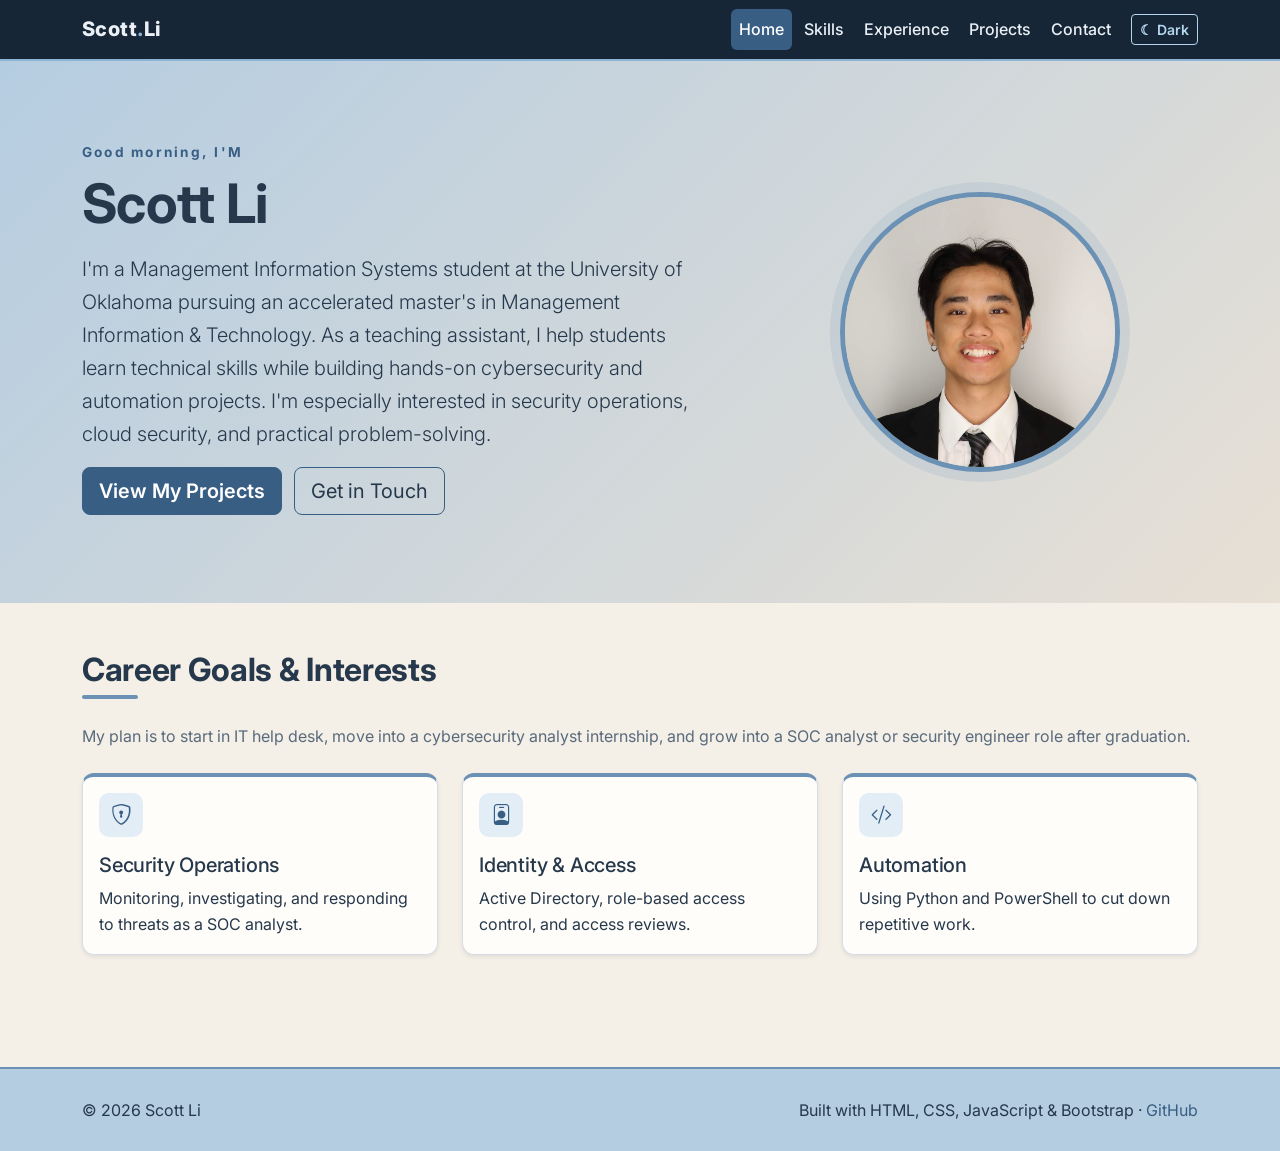
<file: index.html>
<!DOCTYPE html>
<html lang="en" data-bs-theme="light">
<head>
    <meta charset="UTF-8">
    <meta name="viewport" content="width=device-width, initial-scale=1.0">
    <title>Home | Scott Li</title>

    <!-- Bootstrap CSS -->
    <link href="https://cdn.jsdelivr.net/npm/bootstrap@5.3.3/dist/css/bootstrap.min.css" rel="stylesheet">
    <!-- Bootstrap Icons -->
    <link href="https://cdn.jsdelivr.net/npm/bootstrap-icons@1.11.3/font/bootstrap-icons.min.css" rel="stylesheet">
    <!-- Fonts -->
    <link rel="preconnect" href="https://fonts.googleapis.com">
    <link rel="preconnect" href="https://fonts.gstatic.com" crossorigin>
    <link href="https://fonts.googleapis.com/css2?family=Inter:wght@400;500;600;700;800&display=swap" rel="stylesheet">
    <!-- My custom styles (loaded after Bootstrap so they can override it) -->
    <link rel="stylesheet" href="css/style.css">
</head>
<body>

    <nav class="navbar navbar-expand-lg sticky-top site-nav" data-bs-theme="dark">
        <div class="container">
            <a class="navbar-brand" href="index.html">Scott<span>.</span>Li</a>
            <button class="navbar-toggler" type="button" data-bs-toggle="collapse"
                    data-bs-target="#mainNav" aria-controls="mainNav"
                    aria-expanded="false" aria-label="Toggle navigation">
                <span class="navbar-toggler-icon"></span>
            </button>
            <div class="collapse navbar-collapse" id="mainNav">
                <ul class="navbar-nav ms-auto align-items-lg-center gap-lg-1">
                    <li class="nav-item"><a class="nav-link active" href="index.html" aria-current="page">Home</a></li>
                    <li class="nav-item"><a class="nav-link" href="skills.html">Skills</a></li>
                    <li class="nav-item"><a class="nav-link" href="0.html">Experience</a></li>
                    <li class="nav-item"><a class="nav-link" href="projects.html">Projects</a></li>
                    <li class="nav-item"><a class="nav-link" href="contact.html">Contact</a></li>
                    <li class="nav-item mt-2 mt-lg-0 ms-lg-2">
                        <button id="themeToggle" type="button" class="btn btn-sm btn-outline-accent">☾ Dark</button>
                    </li>
                </ul>
            </div>
        </div>
    </nav>

    <main>
        <section class="hero">
            <div class="container">
                <div class="row align-items-center g-5">
                    <div class="col-12 col-lg-7 order-2 order-lg-1">
                        <p class="eyebrow mb-2"><span id="greeting">Hello</span>, I'M</p>
                        <h1 class="mb-3">Scott Li</h1>
                        <p class="lead mb-3">
                            I'm a Management Information Systems student at the University of Oklahoma pursuing an 
                            accelerated master's in Management Information & Technology. As a teaching assistant, 
                            I help students learn technical skills while building hands-on cybersecurity and automation projects. 
                            I'm especially interested in security operations, cloud security, and practical problem-solving.
                        </p>
                        <a href="projects.html" class="btn btn-accent btn-lg me-2 mb-2">View My Projects</a>
                        <a href="contact.html" class="btn btn-outline-light btn-lg mb-2">Get in Touch</a>
                    </div>
                    <div class="col-12 col-lg-5 order-1 order-lg-2 text-center">
                        <!-- Replace images/avatar.svg with your own photo (e.g., images/scott.jpg) -->
                        <img src="images/Headshot2.jpg" class="avatar" alt="Portrait of Scott Li">
                    </div>
                </div>
            </div>
        </section>

        <section class="py-5">
            <div class="container">
                <h2 class="section-title">Career Goals &amp; Interests</h2>
                <p class="text-muted-custom mb-4">
                    My plan is to start in IT help desk, move into a cybersecurity analyst internship, and grow into a
                    SOC analyst or security engineer role after graduation.
                </p>
                <div class="row g-4">
                    <div class="col-12 col-md-4">
                        <div class="card card-accent h-100 shadow-sm hover-lift"><div class="card-body">
                            <span class="icon-chip mb-3"><i class="bi bi-shield-lock"></i></span>
                            <h3 class="h5">Security Operations</h3>
                            <p class="mb-0">Monitoring, investigating, and responding to threats as a SOC analyst.</p>
                        </div></div>
                    </div>
                    <div class="col-12 col-md-4">
                        <div class="card card-accent h-100 shadow-sm hover-lift"><div class="card-body">
                            <span class="icon-chip mb-3"><i class="bi bi-person-badge"></i></span>
                            <h3 class="h5">Identity &amp; Access</h3>
                            <p class="mb-0">Active Directory, role-based access control, and access reviews.</p>
                        </div></div>
                    </div>
                    <div class="col-12 col-md-4">
                        <div class="card card-accent h-100 shadow-sm hover-lift"><div class="card-body">
                            <span class="icon-chip mb-3"><i class="bi bi-code-slash"></i></span>
                            <h3 class="h5">Automation</h3>
                            <p class="mb-0">Using Python and PowerShell to cut down repetitive work.</p>
                        </div></div>
                    </div>
                </div>
            </div>
        </section>
    </main>

    <footer class="site-footer">
        <div class="container d-flex flex-column flex-md-row justify-content-between align-items-center gap-2">
            <span>&copy; 2026 Scott Li</span>
            <span>Built with HTML, CSS, JavaScript &amp; Bootstrap &middot;
                <a href="https://github.com/Scott-Li-Projects" target="_blank" rel="noopener">GitHub</a></span>
        </div>
    </footer>

    <!-- Bootstrap JS bundle (navbar toggler, modal) must load before script.js -->
    <script src="https://cdn.jsdelivr.net/npm/bootstrap@5.3.3/dist/js/bootstrap.bundle.min.js"></script>
    <script src="js/script.js"></script>
</body>
</html>
</file>
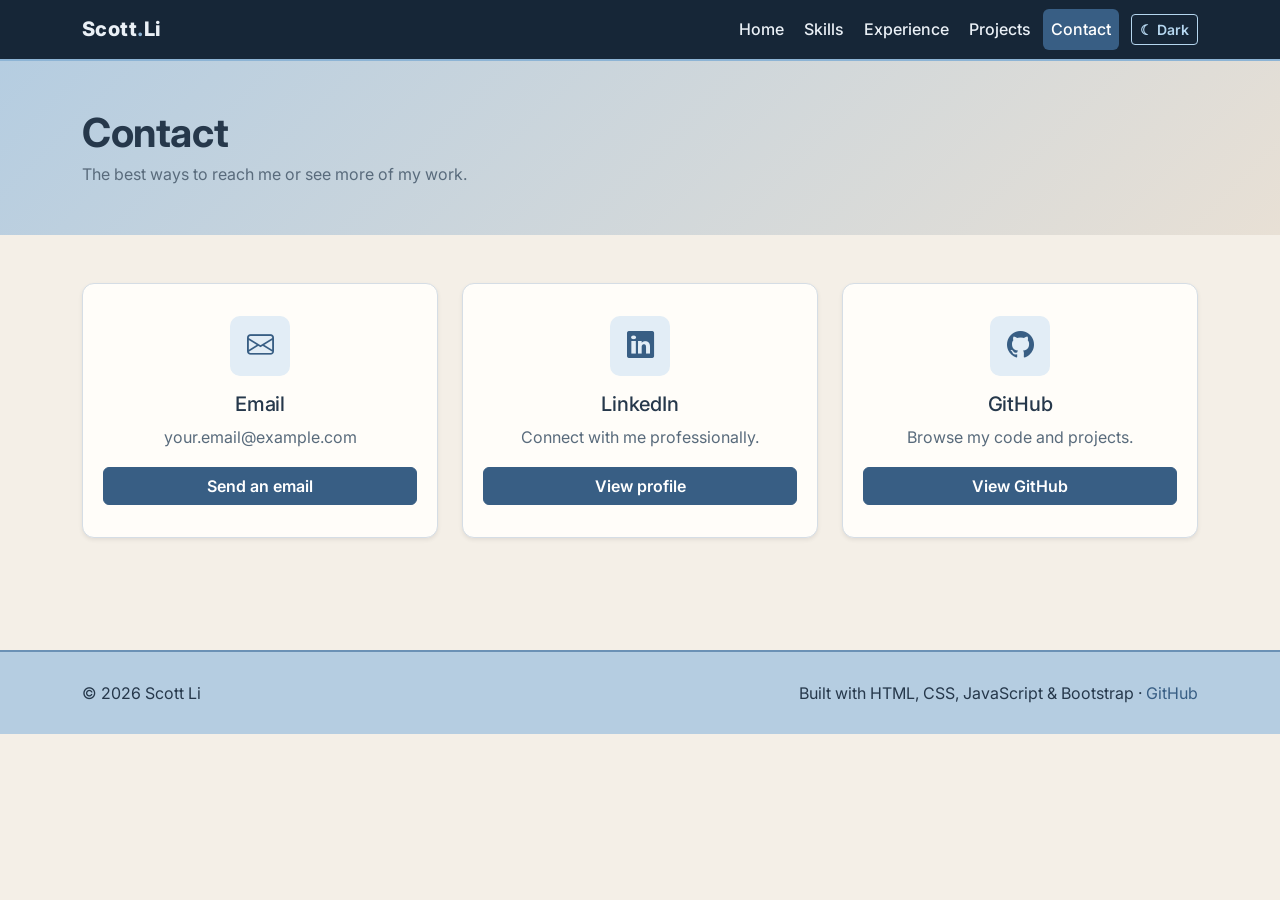
<file: contact.html>
<!DOCTYPE html>
<html lang="en" data-bs-theme="light">
<head>
    <meta charset="UTF-8">
    <meta name="viewport" content="width=device-width, initial-scale=1.0">
    <title>Contact | Scott Li</title>

    <!-- Bootstrap CSS -->
    <link href="https://cdn.jsdelivr.net/npm/bootstrap@5.3.3/dist/css/bootstrap.min.css" rel="stylesheet">
    <!-- Bootstrap Icons -->
    <link href="https://cdn.jsdelivr.net/npm/bootstrap-icons@1.11.3/font/bootstrap-icons.min.css" rel="stylesheet">
    <!-- Fonts -->
    <link rel="preconnect" href="https://fonts.googleapis.com">
    <link rel="preconnect" href="https://fonts.gstatic.com" crossorigin>
    <link href="https://fonts.googleapis.com/css2?family=Inter:wght@400;500;600;700;800&display=swap" rel="stylesheet">
    <!-- My custom styles (loaded after Bootstrap so they can override it) -->
    <link rel="stylesheet" href="css/style.css">
</head>
<body>

    <nav class="navbar navbar-expand-lg sticky-top site-nav" data-bs-theme="dark">
        <div class="container">
            <a class="navbar-brand" href="index.html">Scott<span>.</span>Li</a>
            <button class="navbar-toggler" type="button" data-bs-toggle="collapse"
                    data-bs-target="#mainNav" aria-controls="mainNav"
                    aria-expanded="false" aria-label="Toggle navigation">
                <span class="navbar-toggler-icon"></span>
            </button>
            <div class="collapse navbar-collapse" id="mainNav">
                <ul class="navbar-nav ms-auto align-items-lg-center gap-lg-1">
                    <li class="nav-item"><a class="nav-link" href="index.html">Home</a></li>
                    <li class="nav-item"><a class="nav-link" href="skills.html">Skills</a></li>
                    <li class="nav-item"><a class="nav-link" href="experience.html">Experience</a></li>
                    <li class="nav-item"><a class="nav-link" href="projects.html">Projects</a></li>
                    <li class="nav-item"><a class="nav-link active" href="contact.html" aria-current="page">Contact</a></li>
                    <li class="nav-item mt-2 mt-lg-0 ms-lg-2">
                        <button id="themeToggle" type="button" class="btn btn-sm btn-outline-accent">☾ Dark</button>
                    </li>
                </ul>
            </div>
        </div>
    </nav>

    <header class="page-header">
        <div class="container">
            <h1 class="mb-1">Contact</h1>
            <p>The best ways to reach me or see more of my work.</p>
        </div>
    </header>

    <main class="container py-5">
        <div class="row g-4 justify-content-center">
            <div class="col-12 col-md-6 col-lg-4">
                <div class="card contact-card h-100 shadow-sm hover-lift">
                    <div><span class="icon-chip"><i class="bi bi-envelope"></i></span></div>
                    <h2 class="h5">Email</h2>
                    <p class="text-muted-custom">your.email@example.com</p>
                    <a class="btn btn-accent mt-auto" href="mailto:scottli.bizn@gmail.com" target="_blank" rel="noopener">Send an email</a>
                </div>
            </div>
            <div class="col-12 col-md-6 col-lg-4">
                <div class="card contact-card h-100 shadow-sm hover-lift">
                    <div><span class="icon-chip"><i class="bi bi-linkedin"></i></span></div>
                    <h2 class="h5">LinkedIn</h2>
                    <p class="text-muted-custom">Connect with me professionally.</p>
                    <a class="btn btn-accent mt-auto" href="https://www.linkedin.com/in/scott-li-1ou/" target="_blank" rel="noopener">View profile</a>
                </div>
            </div>
            <div class="col-12 col-md-6 col-lg-4">
                <div class="card contact-card h-100 shadow-sm hover-lift">
                    <div><span class="icon-chip"><i class="bi bi-github"></i></span></div>
                    <h2 class="h5">GitHub</h2>
                    <p class="text-muted-custom">Browse my code and projects.</p>
                    <a class="btn btn-accent mt-auto" href="https://github.com/Scott-Li-Projects" target="_blank" rel="noopener">View GitHub</a>
                </div>
            </div>
        </div>
    </main>

    <footer class="site-footer">
        <div class="container d-flex flex-column flex-md-row justify-content-between align-items-center gap-2">
            <span>&copy; 2026 Scott Li</span>
            <span>Built with HTML, CSS, JavaScript &amp; Bootstrap &middot;
                <a href="https://github.com/Scott-Li-Projects" target="_blank" rel="noopener">GitHub</a></span>
        </div>
    </footer>

    <!-- Bootstrap JS bundle (navbar toggler, modal) must load before script.js -->
    <script src="https://cdn.jsdelivr.net/npm/bootstrap@5.3.3/dist/js/bootstrap.bundle.min.js"></script>
    <script src="js/script.js"></script>
</body>
</html>
</file>
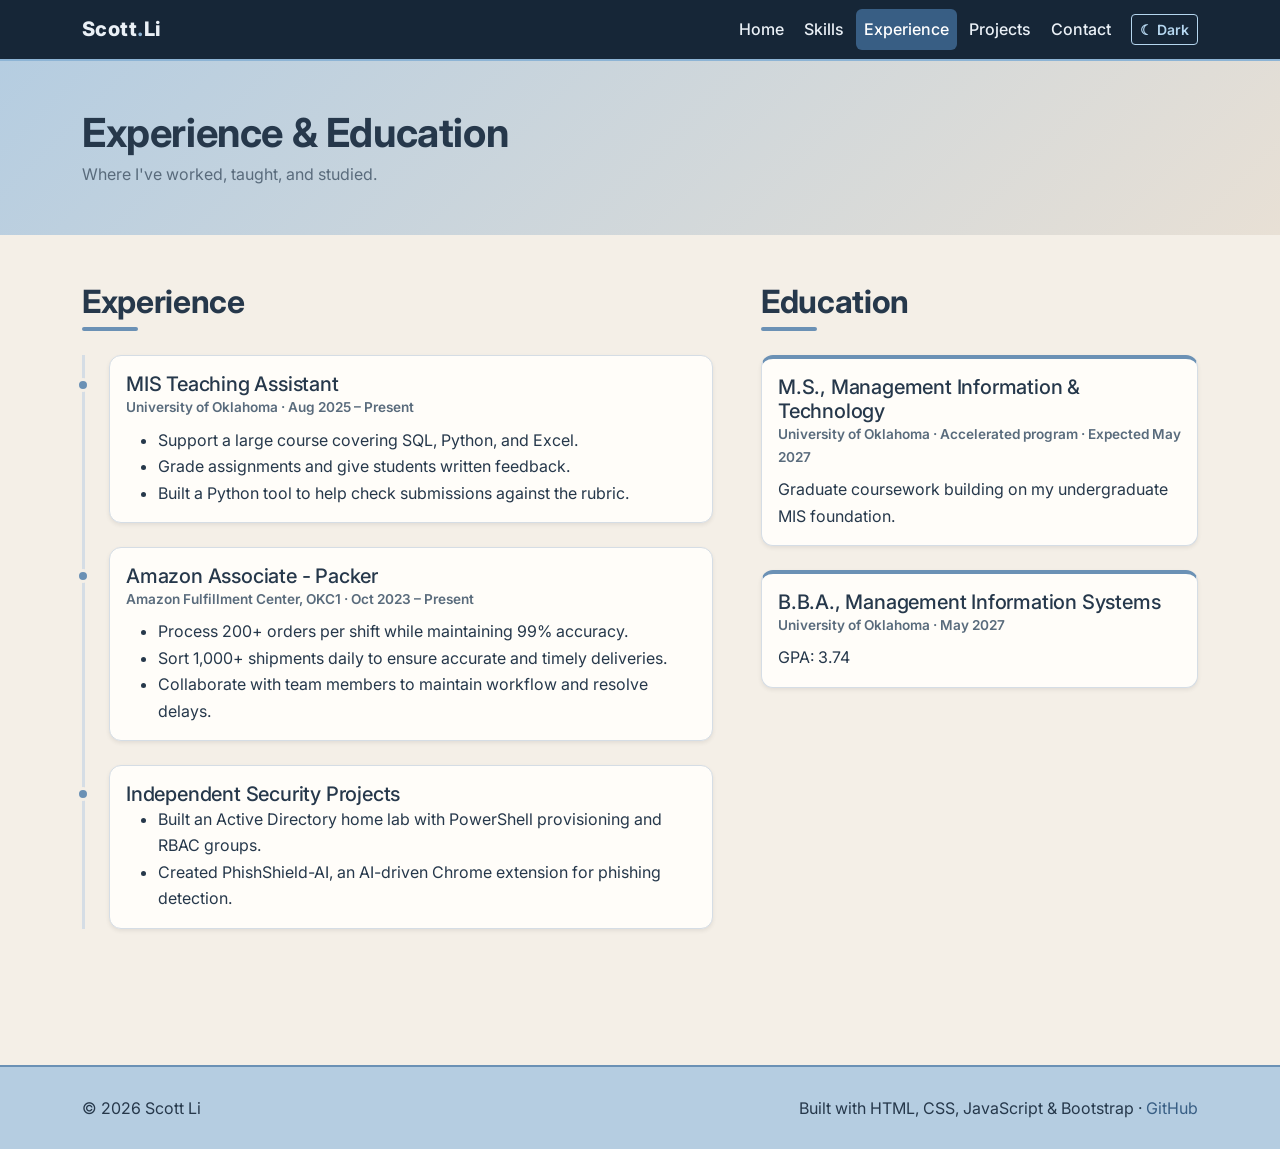
<file: experience.html>
<!DOCTYPE html>
<html lang="en" data-bs-theme="light">
<head>
    <meta charset="UTF-8">
    <meta name="viewport" content="width=device-width, initial-scale=1.0">
    <title>Experience | Scott Li</title>

    <!-- Bootstrap CSS -->
    <link href="https://cdn.jsdelivr.net/npm/bootstrap@5.3.3/dist/css/bootstrap.min.css" rel="stylesheet">
    <!-- Bootstrap Icons -->
    <link href="https://cdn.jsdelivr.net/npm/bootstrap-icons@1.11.3/font/bootstrap-icons.min.css" rel="stylesheet">
    <!-- Fonts -->
    <link rel="preconnect" href="https://fonts.googleapis.com">
    <link rel="preconnect" href="https://fonts.gstatic.com" crossorigin>
    <link href="https://fonts.googleapis.com/css2?family=Inter:wght@400;500;600;700;800&display=swap" rel="stylesheet">
    <!-- My custom styles (loaded after Bootstrap so they can override it) -->
    <link rel="stylesheet" href="css/style.css">
</head>
<body>

    <nav class="navbar navbar-expand-lg sticky-top site-nav" data-bs-theme="dark">
        <div class="container">
            <a class="navbar-brand" href="index.html">Scott<span>.</span>Li</a>
            <button class="navbar-toggler" type="button" data-bs-toggle="collapse"
                    data-bs-target="#mainNav" aria-controls="mainNav"
                    aria-expanded="false" aria-label="Toggle navigation">
                <span class="navbar-toggler-icon"></span>
            </button>
            <div class="collapse navbar-collapse" id="mainNav">
                <ul class="navbar-nav ms-auto align-items-lg-center gap-lg-1">
                    <li class="nav-item"><a class="nav-link" href="index.html">Home</a></li>
                    <li class="nav-item"><a class="nav-link" href="skills.html">Skills</a></li>
                    <li class="nav-item"><a class="nav-link active" href="experience.html" aria-current="page">Experience</a></li>
                    <li class="nav-item"><a class="nav-link" href="projects.html">Projects</a></li>
                    <li class="nav-item"><a class="nav-link" href="contact.html">Contact</a></li>
                    <li class="nav-item mt-2 mt-lg-0 ms-lg-2">
                        <button id="themeToggle" type="button" class="btn btn-sm btn-outline-accent">☾ Dark</button>
                    </li>
                </ul>
            </div>
        </div>
    </nav>

    <header class="page-header">
        <div class="container">
            <h1 class="mb-1">Experience &amp; Education</h1>
            <p>Where I've worked, taught, and studied.</p>
        </div>
    </header>

    <main class="container py-5">
        <div class="row g-5">
            <div class="col-12 col-lg-7">
                <h2 class="section-title">Experience</h2>
                <div class="timeline">
                    <div class="timeline-item"><div class="card shadow-sm"><div class="card-body">
                        <h3 class="h5 mb-0">MIS Teaching Assistant</h3>
                        <p class="date-tag mb-2">University of Oklahoma &middot; Aug 2025 &ndash; Present</p>
                        <ul class="mb-0">
                            <li>Support a large course covering SQL, Python, and Excel.</li>
                            <li>Grade assignments and give students written feedback.</li>
                            <li>Built a Python tool to help check submissions against the rubric.</li>
                        </ul>
                    </div></div></div>

                    <div class="timeline-item"><div class="card shadow-sm"><div class="card-body">
                        <h3 class="h5 mb-0">Amazon Associate - Packer</h3>
                        <p class="date-tag mb-2"> Amazon Fulfillment Center, OKC1 &middot; Oct 2023 &ndash; Present </p>
                        <ul class="mb-0">
                            <li>Process 200+ orders per shift while maintaining 99% accuracy.</li>
                            <li>Sort 1,000+ shipments daily to ensure accurate and timely deliveries.</li>
                            <li>Collaborate with team members to maintain workflow and resolve delays.</li>
                        </ul>
                    </div></div></div>

                    <div class="timeline-item"><div class="card shadow-sm"><div class="card-body">
                        <h3 class="h5 mb-0">Independent Security Projects</h3>
                        <ul class="mb-0">
                            <li>Built an Active Directory home lab with PowerShell provisioning and RBAC groups.</li>
                            <li>Created PhishShield-AI, an AI-driven Chrome extension for phishing detection.</li>
                        </ul>
                    </div></div></div>
                </div>
            </div>

            <div class="col-12 col-lg-5">
                <h2 class="section-title">Education</h2>
                <div class="card card-accent shadow-sm mb-4"><div class="card-body">
                    <h3 class="h5 mb-0">M.S., Management Information &amp; Technology</h3>
                    <p class="date-tag mb-2">University of Oklahoma &middot; Accelerated program &middot; Expected May 2027</p>
                    <p class="mb-0">Graduate coursework building on my undergraduate MIS foundation.</p>
                </div></div>
                <div class="card card-accent shadow-sm"><div class="card-body">
                    <h3 class="h5 mb-0">B.B.A., Management Information Systems</h3>
                    <p class="date-tag mb-2">University of Oklahoma &middot; May 2027</p>
                    <p class="mb-0">GPA: 3.74</p>
                </div></div>
            </div>
        </div>
    </main>

    <footer class="site-footer">
        <div class="container d-flex flex-column flex-md-row justify-content-between align-items-center gap-2">
            <span>&copy; 2026 Scott Li</span>
            <span>Built with HTML, CSS, JavaScript &amp; Bootstrap &middot;
                <a href="https://github.com/Scott-Li-Projects" target="_blank" rel="noopener">GitHub</a></span>
        </div>
    </footer>

    <!-- Bootstrap JS bundle (navbar toggler, modal) must load before script.js -->
    <script src="https://cdn.jsdelivr.net/npm/bootstrap@5.3.3/dist/js/bootstrap.bundle.min.js"></script>
    <script src="js/script.js"></script>
</body>
</html>
</file>
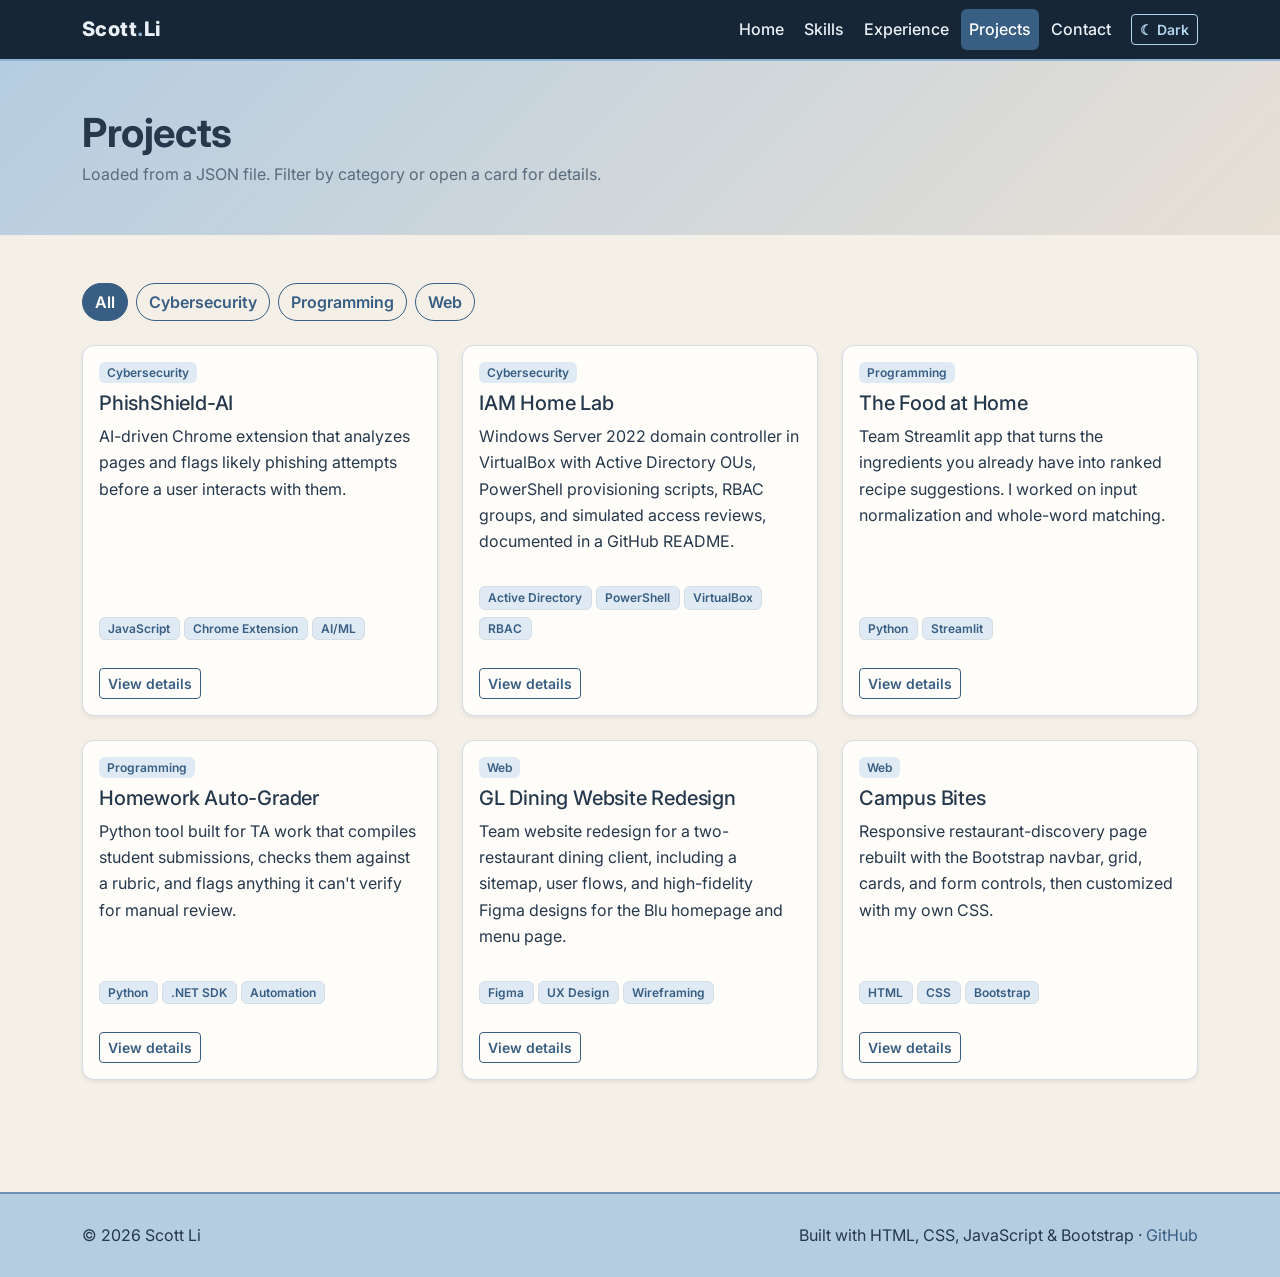
<file: projects.html>
<!DOCTYPE html>
<html lang="en" data-bs-theme="light">
<head>
    <meta charset="UTF-8">
    <meta name="viewport" content="width=device-width, initial-scale=1.0">
    <title>Projects | Scott Li</title>

    <!-- Bootstrap CSS -->
    <link href="https://cdn.jsdelivr.net/npm/bootstrap@5.3.3/dist/css/bootstrap.min.css" rel="stylesheet">
    <!-- Bootstrap Icons -->
    <link href="https://cdn.jsdelivr.net/npm/bootstrap-icons@1.11.3/font/bootstrap-icons.min.css" rel="stylesheet">
    <!-- Fonts -->
    <link rel="preconnect" href="https://fonts.googleapis.com">
    <link rel="preconnect" href="https://fonts.gstatic.com" crossorigin>
    <link href="https://fonts.googleapis.com/css2?family=Inter:wght@400;500;600;700;800&display=swap" rel="stylesheet">
    <!-- My custom styles (loaded after Bootstrap so they can override it) -->
    <link rel="stylesheet" href="css/style.css">
</head>
<body>

    <nav class="navbar navbar-expand-lg sticky-top site-nav" data-bs-theme="dark">
        <div class="container">
            <a class="navbar-brand" href="index.html">Scott<span>.</span>Li</a>
            <button class="navbar-toggler" type="button" data-bs-toggle="collapse"
                    data-bs-target="#mainNav" aria-controls="mainNav"
                    aria-expanded="false" aria-label="Toggle navigation">
                <span class="navbar-toggler-icon"></span>
            </button>
            <div class="collapse navbar-collapse" id="mainNav">
                <ul class="navbar-nav ms-auto align-items-lg-center gap-lg-1">
                    <li class="nav-item"><a class="nav-link" href="index.html">Home</a></li>
                    <li class="nav-item"><a class="nav-link" href="skills.html">Skills</a></li>
                    <li class="nav-item"><a class="nav-link" href="experience.html">Experience</a></li>
                    <li class="nav-item"><a class="nav-link active" href="projects.html" aria-current="page">Projects</a></li>
                    <li class="nav-item"><a class="nav-link" href="contact.html">Contact</a></li>
                    <li class="nav-item mt-2 mt-lg-0 ms-lg-2">
                        <button id="themeToggle" type="button" class="btn btn-sm btn-outline-accent">☾ Dark</button>
                    </li>
                </ul>
            </div>
        </div>
    </nav>

    <header class="page-header">
        <div class="container">
            <h1 class="mb-1">Projects</h1>
            <p>Loaded from a JSON file. Filter by category or open a card for details.</p>
        </div>
    </header>

    <main class="container py-5">
        <!-- Filter buttons are created by script.js from the categories in projects.json -->
        <div id="filter-bar" class="filter-bar d-flex flex-wrap gap-2 mb-4" role="group" aria-label="Filter projects by category"></div>

        <!-- Project cards are created by script.js -->
        <div id="project-grid" class="row g-4"></div>
    </main>

    <!-- Details modal (filled in by script.js) -->
    <div class="modal fade" id="projectModal" tabindex="-1" aria-labelledby="modalTitle" aria-hidden="true">
        <div class="modal-dialog modal-dialog-centered">
            <div class="modal-content">
                <div class="modal-header">
                    <h2 class="modal-title h5" id="modalTitle"></h2>
                    <button type="button" class="btn-close" data-bs-dismiss="modal" aria-label="Close"></button>
                </div>
                <div class="modal-body">
                    <span class="badge cat-badge mb-3" id="modalCategory"></span>
                    <p id="modalDesc"></p>
                    <div id="modalTech"></div>
                </div>
                <div class="modal-footer">
                    <a id="modalLink" class="btn btn-accent d-none" href="#" target="_blank" rel="noopener">View on GitHub</a>
                    <button type="button" class="btn btn-outline-secondary" data-bs-dismiss="modal">Close</button>
                </div>
            </div>
        </div>
    </div>

    <footer class="site-footer">
        <div class="container d-flex flex-column flex-md-row justify-content-between align-items-center gap-2">
            <span>&copy; 2026 Scott Li</span>
            <span>Built with HTML, CSS, JavaScript &amp; Bootstrap &middot;
                <a href="https://github.com/Scott-Li-Projects" target="_blank" rel="noopener">GitHub</a></span>
        </div>
    </footer>

    <!-- Bootstrap JS bundle (navbar toggler, modal) must load before script.js -->
    <script src="https://cdn.jsdelivr.net/npm/bootstrap@5.3.3/dist/js/bootstrap.bundle.min.js"></script>
    <script src="js/script.js"></script>
</body>
</html>
</file>
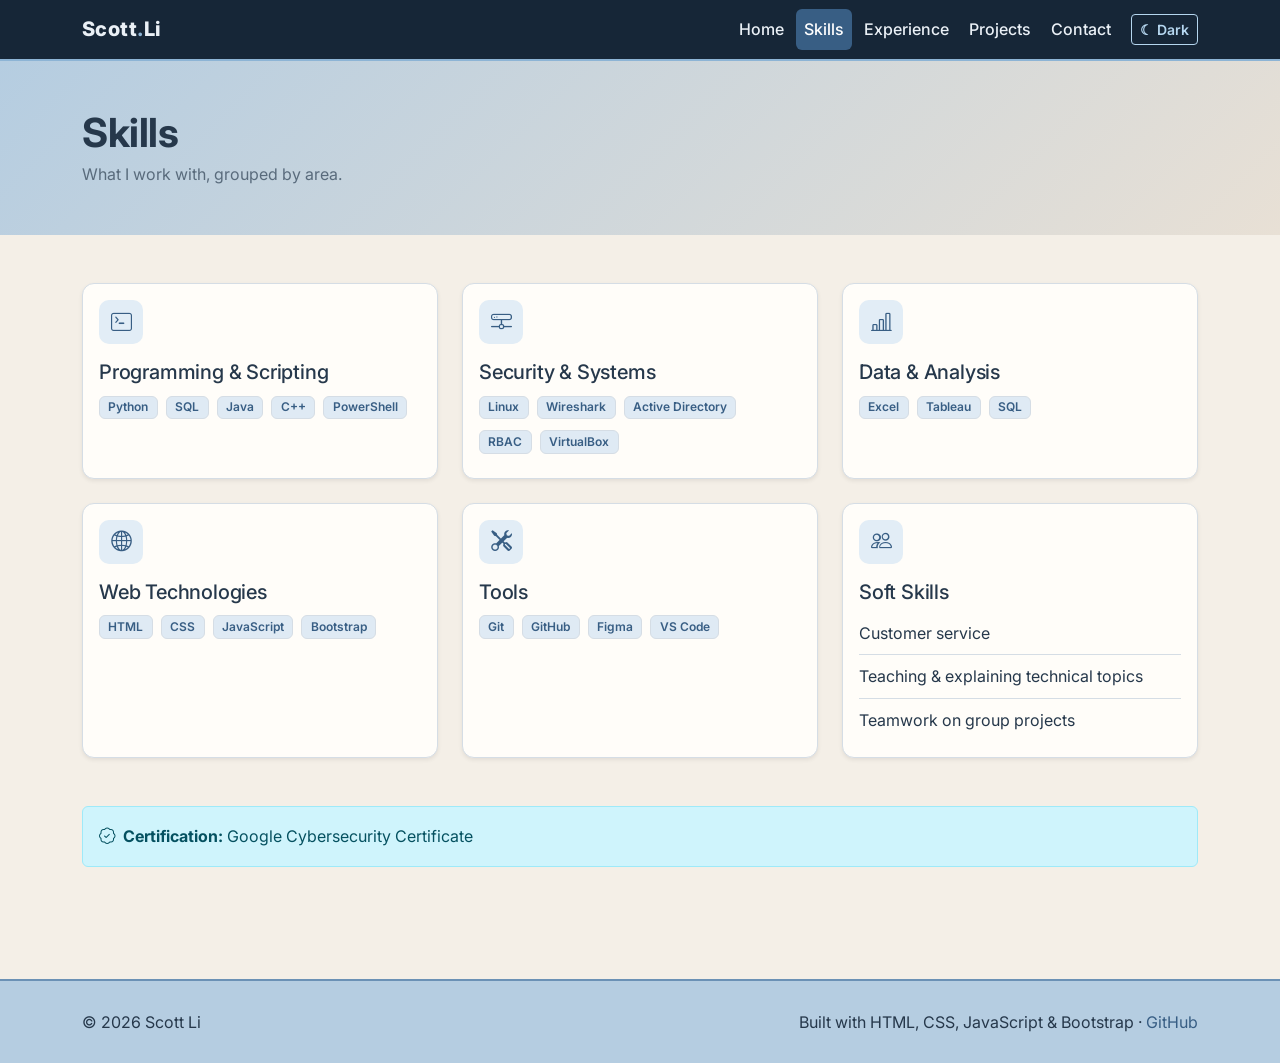
<file: skills.html>
<!DOCTYPE html>
<html lang="en" data-bs-theme="light">
<head>
    <meta charset="UTF-8">
    <meta name="viewport" content="width=device-width, initial-scale=1.0">
    <title>Skills | Scott Li</title>

    <!-- Bootstrap CSS -->
    <link href="https://cdn.jsdelivr.net/npm/bootstrap@5.3.3/dist/css/bootstrap.min.css" rel="stylesheet">
    <!-- Bootstrap Icons -->
    <link href="https://cdn.jsdelivr.net/npm/bootstrap-icons@1.11.3/font/bootstrap-icons.min.css" rel="stylesheet">
    <!-- Fonts -->
    <link rel="preconnect" href="https://fonts.googleapis.com">
    <link rel="preconnect" href="https://fonts.gstatic.com" crossorigin>
    <link href="https://fonts.googleapis.com/css2?family=Inter:wght@400;500;600;700;800&display=swap" rel="stylesheet">
    <!-- My custom styles (loaded after Bootstrap so they can override it) -->
    <link rel="stylesheet" href="css/style.css">
</head>
<body>

    <nav class="navbar navbar-expand-lg sticky-top site-nav" data-bs-theme="dark">
        <div class="container">
            <a class="navbar-brand" href="index.html">Scott<span>.</span>Li</a>
            <button class="navbar-toggler" type="button" data-bs-toggle="collapse"
                    data-bs-target="#mainNav" aria-controls="mainNav"
                    aria-expanded="false" aria-label="Toggle navigation">
                <span class="navbar-toggler-icon"></span>
            </button>
            <div class="collapse navbar-collapse" id="mainNav">
                <ul class="navbar-nav ms-auto align-items-lg-center gap-lg-1">
                    <li class="nav-item"><a class="nav-link" href="index.html">Home</a></li>
                    <li class="nav-item"><a class="nav-link active" href="skills.html" aria-current="page">Skills</a></li>
                    <li class="nav-item"><a class="nav-link" href="experience.html">Experience</a></li>
                    <li class="nav-item"><a class="nav-link" href="projects.html">Projects</a></li>
                    <li class="nav-item"><a class="nav-link" href="contact.html">Contact</a></li>
                    <li class="nav-item mt-2 mt-lg-0 ms-lg-2">
                        <button id="themeToggle" type="button" class="btn btn-sm btn-outline-accent">☾ Dark</button>
                    </li>
                </ul>
            </div>
        </div>
    </nav>

    <header class="page-header">
        <div class="container">
            <h1 class="mb-1">Skills</h1>
            <p>What I work with, grouped by area.</p>
        </div>
    </header>

    <main class="container py-5">
        <div class="row g-4">
                <div class="col-12 col-md-6 col-lg-4">
                    <div class="card h-100 shadow-sm hover-lift"><div class="card-body">
                        <span class="icon-chip mb-3"><i class="bi bi-terminal"></i></span>
                        <h2 class="h5">Programming &amp; Scripting</h2>
                        <div>
                            <span class="badge tech-badge me-1 mb-2">Python</span>
                            <span class="badge tech-badge me-1 mb-2">SQL</span>
                            <span class="badge tech-badge me-1 mb-2">Java</span>
                            <span class="badge tech-badge me-1 mb-2">C++</span>
                            <span class="badge tech-badge me-1 mb-2">PowerShell</span>
                        </div>
                    </div></div>
                </div>
                <div class="col-12 col-md-6 col-lg-4">
                    <div class="card h-100 shadow-sm hover-lift"><div class="card-body">
                        <span class="icon-chip mb-3"><i class="bi bi-hdd-network"></i></span>
                        <h2 class="h5">Security &amp; Systems</h2>
                        <div>
                            <span class="badge tech-badge me-1 mb-2">Linux</span>
                            <span class="badge tech-badge me-1 mb-2">Wireshark</span>
                            <span class="badge tech-badge me-1 mb-2">Active Directory</span>
                            <span class="badge tech-badge me-1 mb-2">RBAC</span>
                            <span class="badge tech-badge me-1 mb-2">VirtualBox</span>
                        </div>
                    </div></div>
                </div>
                <div class="col-12 col-md-6 col-lg-4">
                    <div class="card h-100 shadow-sm hover-lift"><div class="card-body">
                        <span class="icon-chip mb-3"><i class="bi bi-bar-chart-line"></i></span>
                        <h2 class="h5">Data &amp; Analysis</h2>
                        <div>
                            <span class="badge tech-badge me-1 mb-2">Excel</span>
                            <span class="badge tech-badge me-1 mb-2">Tableau</span>
                            <span class="badge tech-badge me-1 mb-2">SQL</span>
                        </div>
                    </div></div>
                </div>
                <div class="col-12 col-md-6 col-lg-4">
                    <div class="card h-100 shadow-sm hover-lift"><div class="card-body">
                        <span class="icon-chip mb-3"><i class="bi bi-globe2"></i></span>
                        <h2 class="h5">Web Technologies</h2>
                        <div>
                            <span class="badge tech-badge me-1 mb-2">HTML</span>
                            <span class="badge tech-badge me-1 mb-2">CSS</span>
                            <span class="badge tech-badge me-1 mb-2">JavaScript</span>
                            <span class="badge tech-badge me-1 mb-2">Bootstrap</span>
                        </div>
                    </div></div>
                </div>
                <div class="col-12 col-md-6 col-lg-4">
                    <div class="card h-100 shadow-sm hover-lift"><div class="card-body">
                        <span class="icon-chip mb-3"><i class="bi bi-tools"></i></span>
                        <h2 class="h5">Tools</h2>
                        <div>
                            <span class="badge tech-badge me-1 mb-2">Git</span>
                            <span class="badge tech-badge me-1 mb-2">GitHub</span>
                            <span class="badge tech-badge me-1 mb-2">Figma</span>
                            <span class="badge tech-badge me-1 mb-2">VS Code</span>
                        </div>
                    </div></div>
                </div>
                <div class="col-12 col-md-6 col-lg-4">
                    <div class="card h-100 shadow-sm hover-lift"><div class="card-body">
                        <span class="icon-chip mb-3"><i class="bi bi-people"></i></span>
                        <h2 class="h5">Soft Skills</h2>
                        <ul class="list-group list-group-flush">
                            <li class="list-group-item px-0">Customer service</li>
                            <li class="list-group-item px-0">Teaching &amp; explaining technical topics</li>
                            <li class="list-group-item px-0">Teamwork on group projects</li>
                        </ul>
                    </div></div>
                </div>
        </div>
        <div class="alert alert-info mt-5 mb-0" role="alert">
            <i class="bi bi-patch-check me-1"></i>
            <strong>Certification:</strong> Google Cybersecurity Certificate
        </div>
    </main>

    <footer class="site-footer">
        <div class="container d-flex flex-column flex-md-row justify-content-between align-items-center gap-2">
            <span>&copy; 2026 Scott Li</span>
            <span>Built with HTML, CSS, JavaScript &amp; Bootstrap &middot;
                <a href="https://github.com/Scott-Li-Projects" target="_blank" rel="noopener">GitHub</a></span>
        </div>
    </footer>

    <!-- Bootstrap JS bundle (navbar toggler, modal) must load before script.js -->
    <script src="https://cdn.jsdelivr.net/npm/bootstrap@5.3.3/dist/js/bootstrap.bundle.min.js"></script>
    <script src="js/script.js"></script>
</body>
</html>
</file>
<file: css/style.css>
/* ==========================================
   THEME COLORS
   ========================================== */

/* Light Mode: Pastel Blue & Beige */
:root {
    --accent: #6B91B5;
    --accent-strong: #385E84;
    --ink: #26384B;
    --page-bg: #F4EFE7;
    --card-bg: #FFFDF9;
    --muted: #596B7C;
    --line: #D5DDE5;
    --hero-from: #B5CDE1;
    --hero-to: #E8E0D5;
    --button-text: #FFFFFF;
    --active-bg: #385E84;
    --badge-bg: #DFEAF4;
    --icon-bg: #E2EDF6;
    --nav-bg: #263D53;
    --nav-text: #EAF0F6;
}

/* Dark Mode: Slate Blue */
[data-bs-theme="dark"] {
    --accent: #8DB4D5;
    --accent-strong: #A9C9E3;
    --ink: #EAF0F6;
    --page-bg: #192635;
    --card-bg: #26384B;
    --muted: #B7C6D5;
    --line: #3D5268;
    --hero-from: #263D53;
    --hero-to: #344B60;
    --button-text: #192635;
    --active-bg: #385E84;
    --badge-bg: #344B60;
    --icon-bg: #344B60;
    --nav-bg: #162637;
    --nav-text: #EAF0F6;
}


/* ==========================================
   BASE STYLING
   ========================================== */

body {
    font-family: "Inter", Arial, Helvetica, sans-serif;
    background: var(--page-bg);
    color: var(--ink);
    line-height: 1.65;
}

h1, h2, h3, h4, h5 {
    font-weight: 700;
    letter-spacing: -0.01em;
}

a {
    color: var(--accent-strong);
}

    a:hover {
        color: var(--ink);
    }

.text-muted-custom {
    color: var(--muted);
}

section[id] {
    scroll-margin-top: 80px;
}

.mono {
    font-family: "JetBrains Mono", Consolas, monospace;
}


/* ==========================================
   NAVBAR
   ========================================== */

.site-nav {
    background: var(--nav-bg);
    border-bottom: 2px solid var(--accent);
}

    .site-nav .navbar-brand {
        color: var(--nav-text);
        font-weight: 800;
        letter-spacing: 0.03rem;
    }

        .site-nav .navbar-brand:hover {
            color: #FFFFFF;
        }

        .site-nav .navbar-brand span {
            color: var(--accent);
        }

    .site-nav .nav-link {
        color: var(--nav-text);
        font-weight: 500;
        border-radius: 6px;
        padding: 0.45rem 0.85rem;
    }

        .site-nav .nav-link:hover {
            color: #FFFFFF;
            background: rgba(255, 255, 255, 0.10);
        }

        .site-nav .nav-link.active {
            color: #FFFFFF;
            background: var(--active-bg);
        }

    /* Mobile Navbar */
    .site-nav .navbar-toggler {
        border-color: rgba(255, 255, 255, 0.5);
    }

    .site-nav .navbar-toggler-icon {
        filter: invert(1);
    }


/* ==========================================
   BUTTONS
   ========================================== */

.btn-accent {
    background: var(--accent-strong);
    border-color: var(--accent-strong);
    color: var(--button-text);
    font-weight: 600;
}

    .btn-accent:hover,
    .btn-accent:focus {
        background: var(--accent);
        border-color: var(--accent);
        color: var(--button-text);
    }

.btn-outline-accent {
    border-color: var(--accent-strong);
    color: var(--accent-strong);
    font-weight: 600;
}

    .btn-outline-accent:hover,
    .btn-outline-accent.active {
        background: var(--accent-strong);
        border-color: var(--accent-strong);
        color: var(--button-text);
    }

/* Navbar Theme Toggle */
.site-nav .btn-outline-accent {
    color: #B5D6EF;
    border-color: #B5D6EF;
}

    .site-nav .btn-outline-accent:hover {
        background: #B5D6EF;
        color: #192635;
    }


/* ==========================================
   HERO - HOME PAGE
   ========================================== */

.hero {
    background: linear-gradient( 135deg, var(--hero-from) 0%, var(--hero-to) 100% );
    color: var(--ink);
    padding: 5rem 0;
}

    .hero h1 {
        color: var(--ink);
        font-size: clamp(2.2rem, 5vw, 3.4rem);
    }

    .hero .eyebrow {
        color: var(--accent-strong);
        font-size: 0.85rem;
        letter-spacing: 0.14rem;
        font-weight: 700;
    }

    .hero .lead {
        color: var(--ink);
    }

    /* Secondary Hero Button */
    .hero .btn-outline-light {
        color: var(--ink);
        border-color: var(--accent-strong);
    }

        .hero .btn-outline-light:hover {
            background: var(--accent-strong);
            color: var(--button-text);
        }

/* Profile Image */
.avatar {
    width: min(280px, 70vw);
    aspect-ratio: 1;
    object-fit: cover;
    border-radius: 50%;
    border: 5px solid var(--accent);
    box-shadow: 0 0 0 10px rgba(107, 145, 181, 0.15);
}


/* ==========================================
   PAGE HEADERS
   Skills, Experience, Projects, Contact
   ========================================== */

.page-header {
    background: linear-gradient( 135deg, var(--hero-from) 0%, var(--hero-to) 100% );
    color: var(--ink);
    padding: 3rem 0;
}

    .page-header h1 {
        color: var(--ink);
    }

    .page-header p {
        color: var(--muted);
        margin-bottom: 0;
    }


/* ==========================================
   SECTIONS & CARDS
   ========================================== */

.section-title {
    position: relative;
    padding-bottom: 0.6rem;
    margin-bottom: 1.5rem;
}

    .section-title::after {
        content: "";
        position: absolute;
        left: 0;
        bottom: 0;
        width: 56px;
        height: 4px;
        border-radius: 4px;
        background: var(--accent);
    }

.card {
    background: var(--card-bg);
    color: var(--ink);
    border: 1px solid var(--line);
    border-radius: 12px;
    transition: transform 0.2s ease, box-shadow 0.2s ease;
}

    .card.hover-lift:hover {
        transform: translateY(-4px);
        box-shadow: 0 10px 24px rgba(15, 23, 42, 0.14);
    }

.card-accent {
    border-top: 4px solid var(--accent);
}

/* Card Icons */
.icon-chip {
    display: inline-flex;
    align-items: center;
    justify-content: center;
    width: 44px;
    height: 44px;
    border-radius: 10px;
    font-size: 1.3rem;
    background: var(--icon-bg);
    color: var(--accent-strong);
}


/* ==========================================
   BADGES
   ========================================== */

.tech-badge {
    background: var(--badge-bg);
    color: var(--accent-strong);
    border: 1px solid var(--line);
    font-weight: 600;
    padding: 0.4em 0.7em;
}

.cat-badge {
    background: var(--badge-bg);
    color: var(--accent-strong);
    font-weight: 600;
}


/* ==========================================
   EXPERIENCE TIMELINE
   ========================================== */

.timeline {
    border-left: 3px solid var(--line);
    padding-left: 1.5rem;
}

.timeline-item {
    position: relative;
    margin-bottom: 1.5rem;
}

    .timeline-item::before {
        content: "";
        position: absolute;
        left: -2.07rem;
        top: 1.4rem;
        width: 14px;
        height: 14px;
        border-radius: 50%;
        background: var(--accent);
        border: 3px solid var(--page-bg);
    }

.date-tag {
    font-size: 0.85rem;
    color: var(--muted);
    font-weight: 600;
}

.list-group-item {
    background: var(--card-bg);
    color: var(--ink);
    border-color: var(--line);
}


/* ==========================================
   PROJECTS
   ========================================== */

.project-card .card-body {
    display: flex;
    flex-direction: column;
}

.project-card .tech-list {
    margin-top: auto;
    padding-top: 0.75rem;
}

.filter-bar .btn {
    border-radius: 50rem;
}


/* ==========================================
   CONTACT
   ========================================== */

.contact-card {
    text-align: center;
    padding: 2rem 1.25rem;
}

    .contact-card .icon-chip {
        width: 60px;
        height: 60px;
        font-size: 1.7rem;
        margin-bottom: 1rem;
    }


/* ==========================================
   FOOTER
   ========================================== */

.site-footer {
    background: var(--hero-from);
    color: var(--ink);
    padding: 1.75rem 0;
    margin-top: 4rem;
    border-top: 2px solid var(--accent);
}

    .site-footer a {
        color: var(--accent-strong);
        text-decoration: none;
    }

        .site-footer a:hover {
            color: var(--ink);
            text-decoration: underline;
        }


/* ==========================================
   BACK TO TOP BUTTON
   ========================================== */

#backToTop {
    position: fixed;
    right: 1.25rem;
    bottom: 1.25rem;
    z-index: 1030;
    width: 46px;
    height: 46px;
    border-radius: 50%;
    display: none;
    background: var(--accent-strong);
    color: var(--button-text);
    border: none;
    box-shadow: 0 4px 14px rgba(0, 0, 0, 0.15);
}

    #backToTop:hover {
        background: var(--accent);
    }


/* ==========================================
   DARK MODE - BOOTSTRAP COMPONENTS
   ========================================== */

[data-bs-theme="dark"] .modal-content,
[data-bs-theme="dark"] .form-control,
[data-bs-theme="dark"] .form-select {
    background-color: var(--card-bg);
    color: var(--ink);
    border-color: var(--line);
}

[data-bs-theme="dark"] .card-text,
[data-bs-theme="dark"] .card-body,
[data-bs-theme="dark"] .modal-body {
    color: var(--ink);
}

/* Dark Mode Close Button */
[data-bs-theme="dark"] .btn-close {
    filter: invert(1) grayscale(100%);
}


/* ==========================================
   ACCESSIBILITY & RESPONSIVENESS
   ========================================== */

.site-nav .navbar-toggler:focus-visible,
.btn:focus-visible {
    outline: 2px solid var(--accent);
    outline-offset: 2px;
}

@media (max-width: 575.98px) {
    .hero {
        padding: 3rem 0;
    }

    .contact-card {
        padding: 1.5rem 1rem;
    }
}

@media (prefers-reduced-motion: reduce) {
    .card,
    .card.hover-lift:hover {
        transition: none;
        transform: none;
    }
}
</file>
